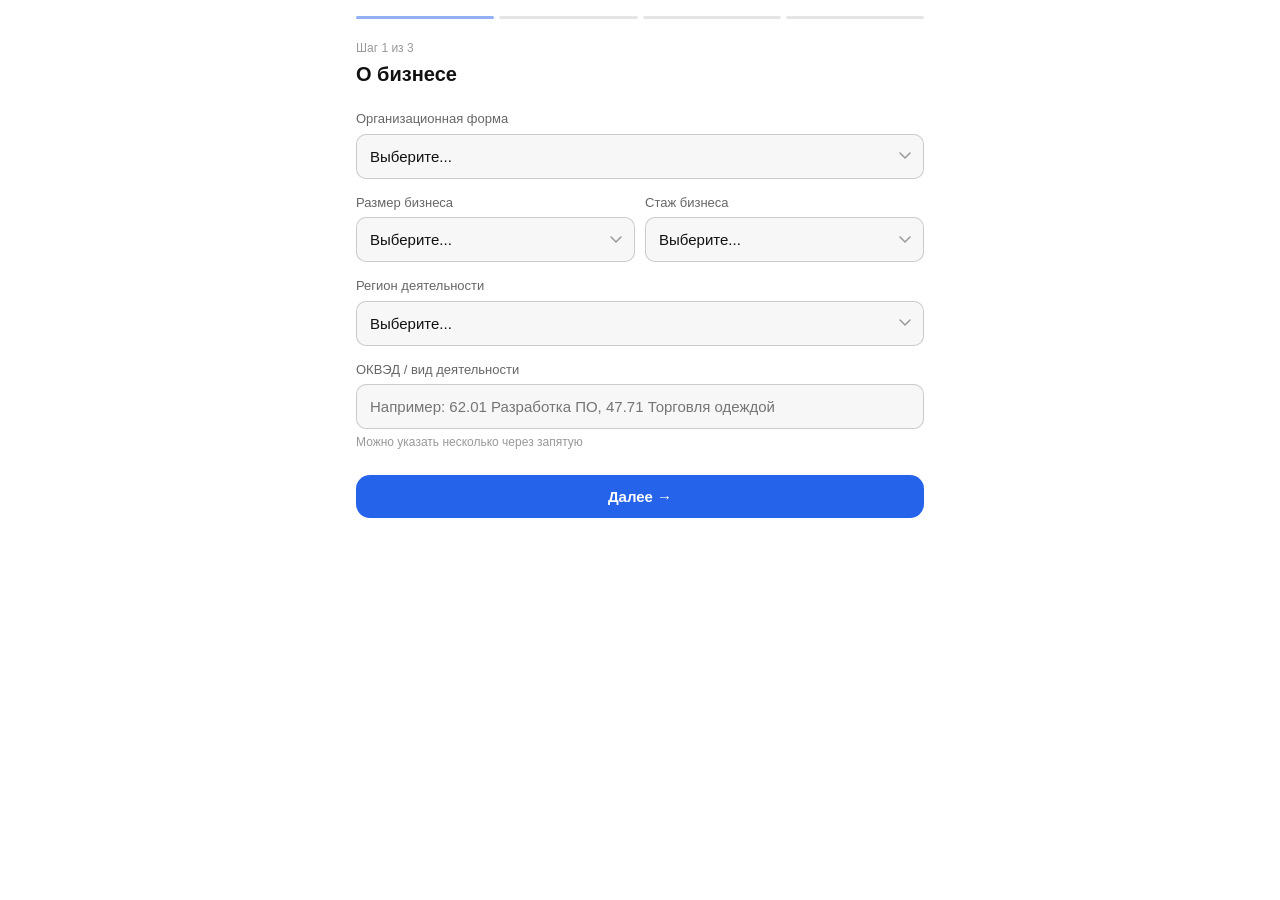
<file: index.html>
<!DOCTYPE html>
<html lang="ru">
<head>
<meta charset="UTF-8">
<meta name="viewport" content="width=device-width, initial-scale=1.0, maximum-scale=1.0, user-scalable=no">
<title>Подбор господдержки</title>
<script src="https://telegram.org/js/telegram-web-app.js"></script>
<style>
*, *::before, *::after { box-sizing: border-box; margin: 0; padding: 0; }

:root {
  --bg: #ffffff;
  --bg2: #f7f7f8;
  --bg3: #efefef;
  --text: #111111;
  --text2: #666666;
  --text3: #999999;
  --border: rgba(0,0,0,0.1);
  --border2: rgba(0,0,0,0.18);
  --blue: #2563eb;
  --blue-bg: #eff6ff;
  --blue-text: #1e40af;
  --green: #16a34a;
  --green-bg: #f0fdf4;
  --green-text: #14532d;
  --amber-bg: #fffbeb;
  --amber-text: #78350f;
  --red-bg: #fef2f2;
  --red-text: #7f1d1d;
  --radius: 10px;
  --radius-lg: 14px;
}

@media (prefers-color-scheme: dark) {
  :root {
    --bg: #1c1c1e;
    --bg2: #2c2c2e;
    --bg3: #3a3a3c;
    --text: #f2f2f7;
    --text2: #aeaeb2;
    --text3: #636366;
    --border: rgba(255,255,255,0.1);
    --border2: rgba(255,255,255,0.18);
    --blue-bg: #1e3a5f;
    --blue-text: #93c5fd;
    --green-bg: #14372a;
    --green-text: #86efac;
    --amber-bg: #3d2c00;
    --amber-text: #fcd34d;
    --red-bg: #3d1414;
    --red-text: #fca5a5;
  }
}

html, body {
  background: var(--tg-theme-bg-color, var(--bg));
  color: var(--tg-theme-text-color, var(--text));
  font-family: -apple-system, BlinkMacSystemFont, 'SF Pro Text', 'Segoe UI', sans-serif;
  font-size: 15px;
  line-height: 1.5;
  min-height: 100vh;
  -webkit-font-smoothing: antialiased;
}

.app { padding: 16px 16px 32px; max-width: 600px; margin: 0 auto; }

/* Progress */
.progress { display: flex; gap: 5px; margin-bottom: 20px; }
.prog-seg { height: 3px; flex: 1; border-radius: 2px; background: var(--border); transition: background 0.3s; }
.prog-seg.done { background: var(--tg-theme-button-color, var(--blue)); }
.prog-seg.active { background: var(--tg-theme-button-color, var(--blue)); opacity: 0.5; }

/* Step header */
.step-header { margin-bottom: 20px; }
.step-num { font-size: 12px; color: var(--text3); margin-bottom: 2px; }
.step-title { font-size: 20px; font-weight: 600; color: var(--tg-theme-text-color, var(--text)); }

/* Steps */
.step { display: none; }
.step.active { display: block; }

/* Form elements */
.field { margin-bottom: 14px; }
.field-label { font-size: 13px; color: var(--text2); margin-bottom: 5px; font-weight: 500; }
.field-row { display: grid; grid-template-columns: 1fr 1fr; gap: 10px; }

select, input[type=text], textarea {
  width: 100%;
  padding: 11px 13px;
  font-size: 15px;
  border: 1px solid var(--border2);
  border-radius: var(--radius);
  background: var(--bg2);
  color: var(--tg-theme-text-color, var(--text));
  -webkit-appearance: none;
  appearance: none;
  font-family: inherit;
  line-height: 1.4;
}

select {
  background-image: url("data:image/svg+xml,%3Csvg xmlns='http://www.w3.org/2000/svg' width='12' height='8' viewBox='0 0 12 8'%3E%3Cpath d='M1 1l5 5 5-5' stroke='%23999' stroke-width='1.5' fill='none' stroke-linecap='round'/%3E%3C/svg%3E");
  background-repeat: no-repeat;
  background-position: right 12px center;
  padding-right: 34px;
}

textarea { resize: none; min-height: 80px; }

select:focus, input:focus, textarea:focus {
  outline: none;
  border-color: var(--tg-theme-button-color, var(--blue));
}

/* Tags */
.tags { display: flex; flex-wrap: wrap; gap: 7px; }
.tag {
  padding: 7px 13px;
  border-radius: 20px;
  font-size: 13px;
  font-weight: 500;
  cursor: pointer;
  border: 1px solid var(--border2);
  background: var(--bg2);
  color: var(--text2);
  transition: all 0.15s;
  user-select: none;
  -webkit-user-select: none;
  -webkit-tap-highlight-color: transparent;
}
.tag.sel {
  background: var(--blue-bg);
  border-color: var(--tg-theme-button-color, var(--blue));
  color: var(--blue-text);
}

/* Buttons */
.btn-row { display: flex; gap: 10px; margin-top: 24px; }
.btn-primary {
  flex: 1;
  padding: 13px 20px;
  font-size: 15px;
  font-weight: 600;
  background: var(--tg-theme-button-color, var(--blue));
  color: var(--tg-theme-button-text-color, #fff);
  border: none;
  border-radius: var(--radius-lg);
  cursor: pointer;
  font-family: inherit;
  -webkit-tap-highlight-color: transparent;
}
.btn-primary:active { opacity: 0.85; transform: scale(0.98); }
.btn-secondary {
  padding: 13px 18px;
  font-size: 15px;
  font-weight: 500;
  background: var(--bg2);
  color: var(--text2);
  border: 1px solid var(--border2);
  border-radius: var(--radius-lg);
  cursor: pointer;
  font-family: inherit;
  -webkit-tap-highlight-color: transparent;
}
.btn-secondary:active { opacity: 0.7; }

/* Loading */
.loading {
  text-align: center;
  padding: 40px 20px;
}
.spinner {
  width: 36px; height: 36px;
  border: 3px solid var(--border);
  border-top-color: var(--tg-theme-button-color, var(--blue));
  border-radius: 50%;
  animation: spin 0.75s linear infinite;
  margin: 0 auto 16px;
}
@keyframes spin { to { transform: rotate(360deg); } }
.loading-msg { color: var(--text2); font-size: 14px; line-height: 1.6; }
.loading-step { font-size: 13px; color: var(--text3); margin-top: 6px; }

/* Results */
.results-header {
  background: var(--bg2);
  border-radius: var(--radius-lg);
  padding: 13px 15px;
  margin-bottom: 16px;
  font-size: 13px;
  color: var(--text2);
  line-height: 1.7;
}
.results-header strong { color: var(--tg-theme-text-color, var(--text)); }

.card {
  background: var(--bg);
  border: 1px solid var(--border);
  border-radius: var(--radius-lg);
  padding: 14px 15px;
  margin-bottom: 10px;
}
.card.top { border-left: 3px solid var(--tg-theme-button-color, var(--blue)); }

.card-top-row { display: flex; align-items: flex-start; justify-content: space-between; gap: 10px; margin-bottom: 6px; }
.card-name { font-size: 14px; font-weight: 600; color: var(--tg-theme-text-color, var(--text)); flex: 1; line-height: 1.4; }
.card-score { font-size: 20px; font-weight: 700; flex-shrink: 0; }
.score-high { color: var(--green); }
.score-mid { color: var(--tg-theme-button-color, var(--blue)); }
.score-low { color: var(--text3); }

.card-org { font-size: 12px; color: var(--text3); margin-bottom: 8px; }

.bar-wrap { height: 3px; background: var(--border); border-radius: 2px; margin-bottom: 10px; }
.bar-fill { height: 3px; border-radius: 2px; }

.badges { display: flex; flex-wrap: wrap; gap: 5px; margin-bottom: 10px; }
.badge {
  display: inline-block;
  padding: 3px 9px;
  border-radius: 10px;
  font-size: 11px;
  font-weight: 600;
}
.badge-blue { background: var(--blue-bg); color: var(--blue-text); }
.badge-green { background: var(--green-bg); color: var(--green-text); }
.badge-amber { background: var(--amber-bg); color: var(--amber-text); }
.badge-gray { background: var(--bg3); color: var(--text2); }

.reqs { margin-bottom: 8px; }
.req-item { font-size: 13px; color: var(--text2); padding: 2px 0; display: flex; gap: 6px; }
.req-item::before { content: '·'; color: var(--text3); flex-shrink: 0; }

.gap-block {
  background: var(--amber-bg);
  border-radius: var(--radius);
  padding: 8px 11px;
  margin-top: 8px;
  font-size: 12px;
  color: var(--amber-text);
  line-height: 1.5;
}

.non-obvious-badge {
  display: inline-block;
  padding: 2px 7px;
  border-radius: 8px;
  font-size: 10px;
  font-weight: 600;
  background: var(--amber-bg);
  color: var(--amber-text);
  margin-left: 5px;
  vertical-align: middle;
}

.card-actions { display: flex; gap: 8px; margin-top: 10px; flex-wrap: wrap; }
.card-btn {
  padding: 7px 13px;
  font-size: 12px;
  font-weight: 500;
  border: 1px solid var(--border2);
  border-radius: var(--radius);
  background: var(--bg2);
  color: var(--text2);
  cursor: pointer;
  text-decoration: none;
  display: inline-flex;
  align-items: center;
  gap: 4px;
  font-family: inherit;
  -webkit-tap-highlight-color: transparent;
}
.card-btn:active { opacity: 0.7; }

.notice {
  background: var(--bg2);
  border-radius: var(--radius);
  padding: 11px 13px;
  font-size: 12px;
  color: var(--text3);
  line-height: 1.6;
  margin: 14px 0;
}
.notice a { color: var(--tg-theme-button-color, var(--blue)); }

.error-block {
  background: var(--red-bg);
  border-radius: var(--radius);
  padding: 12px 14px;
  color: var(--red-text);
  font-size: 13px;
  line-height: 1.5;
  margin-bottom: 16px;
}
</style>
</head>
<body>
<div class="app">

<!-- Progress bar -->
<div class="progress">
  <div class="prog-seg active" id="ps1"></div>
  <div class="prog-seg" id="ps2"></div>
  <div class="prog-seg" id="ps3"></div>
  <div class="prog-seg" id="ps4"></div>
</div>

<!-- Step 1: Основное -->
<div class="step active" id="step1">
  <div class="step-header">
    <div class="step-num">Шаг 1 из 3</div>
    <div class="step-title">О бизнесе</div>
  </div>

  <div class="field">
    <div class="field-label">Организационная форма</div>
    <select id="org_form">
      <option value="">Выберите...</option>
      <option value="ИП">ИП (индивидуальный предприниматель)</option>
      <option value="ООО">ООО / АО</option>
      <option value="НКО">НКО / Фонд / АНО</option>
      <option value="Самозанятый">Самозанятый (НПД)</option>
      <option value="СОНКО">Социально ориентированная НКО</option>
    </select>
  </div>

  <div class="field">
    <div class="field-row">
      <div>
        <div class="field-label">Размер бизнеса</div>
        <select id="biz_size">
          <option value="">Выберите...</option>
          <option value="микро">Микро (до 15 чел.)</option>
          <option value="малый">Малый (до 100 чел.)</option>
          <option value="средний">Средний (до 250 чел.)</option>
          <option value="крупный">Крупный</option>
        </select>
      </div>
      <div>
        <div class="field-label">Стаж бизнеса</div>
        <select id="biz_age">
          <option value="">Выберите...</option>
          <option value="до 1 года">До 1 года</option>
          <option value="1-2 года">1–2 года</option>
          <option value="3+ лет">3 года и более</option>
        </select>
      </div>
    </div>
  </div>

  <div class="field">
    <div class="field-label">Регион деятельности</div>
    <select id="region">
      <option value="">Выберите...</option>
      <option value="Москва">Москва</option>
      <option value="Санкт-Петербург">Санкт-Петербург</option>
      <option value="Московская область">Московская область</option>
      <option value="Красноярский край">Красноярский край</option>
      <option value="Республика Хакасия">Республика Хакасия</option>
      <option value="Республика Татарстан">Республика Татарстан</option>
      <option value="Свердловская область">Свердловская область</option>
      <option value="Краснодарский край">Краснодарский край</option>
      <option value="Новосибирская область">Новосибирская область</option>
      <option value="Ростовская область">Ростовская область</option>
      <option value="Другой регион">Другой регион</option>
    </select>
  </div>

  <div class="field">
    <div class="field-label">ОКВЭД / вид деятельности</div>
    <input type="text" id="okved" placeholder="Например: 62.01 Разработка ПО, 47.71 Торговля одеждой" />
    <div style="font-size:12px; color:var(--text3); margin-top:4px;">Можно указать несколько через запятую</div>
  </div>

  <div class="btn-row">
    <button class="btn-primary" onclick="goStep(2)">Далее →</button>
  </div>
</div>

<!-- Step 2: Цели -->
<div class="step" id="step2">
  <div class="step-header">
    <div class="step-num">Шаг 2 из 3</div>
    <div class="step-title">Цель поддержки</div>
  </div>

  <div class="field">
    <div class="field-label">Что нужно финансировать?</div>
    <div class="tags" id="goals">
      <span class="tag" data-v="оборудование и технологии">Оборудование</span>
      <span class="tag" data-v="найм сотрудников">Найм персонала</span>
      <span class="tag" data-v="экспорт">Экспорт</span>
      <span class="tag" data-v="НИОКР и инновации">НИОКР / инновации</span>
      <span class="tag" data-v="IT и цифровизация">IT и цифровизация</span>
      <span class="tag" data-v="производство">Производство</span>
      <span class="tag" data-v="сельское хозяйство">Сельское хозяйство</span>
      <span class="tag" data-v="туризм">Туризм</span>
      <span class="tag" data-v="культура и творчество">Культура / творчество</span>
      <span class="tag" data-v="социальное предпринимательство">Соц. предпринимательство</span>
      <span class="tag" data-v="обучение">Обучение</span>
      <span class="tag" data-v="экология">Экология</span>
      <span class="tag" data-v="оборотные средства">Оборотные средства</span>
      <span class="tag" data-v="строительство">Строительство</span>
    </div>
  </div>

  <div class="field" style="margin-top:18px;">
    <div class="field-label">Специальные статусы (если есть)</div>
    <div class="tags" id="statuses">
      <span class="tag" data-v="социальный предприниматель">Соц. предприниматель</span>
      <span class="tag" data-v="резидент технопарка или ОЭЗ">Резидент технопарка / ОЭЗ</span>
      <span class="tag" data-v="сельская местность">Сельская местность</span>
      <span class="tag" data-v="молодой предприниматель до 25 лет">Молодой предприниматель</span>
      <span class="tag" data-v="женщина-предприниматель">Женщина-предприниматель</span>
      <span class="tag" data-v="приоритетная отрасль по Минпромторг">Приоритетная отрасль</span>
      <span class="tag" data-v="участник рынков НТИ">Рынки НТИ</span>
    </div>
  </div>

  <div class="btn-row">
    <button class="btn-secondary" onclick="goStep(1)">←</button>
    <button class="btn-primary" onclick="goStep(3)">Далее →</button>
  </div>
</div>

<!-- Step 3: Финансы -->
<div class="step" id="step3">
  <div class="step-header">
    <div class="step-num">Шаг 3 из 3</div>
    <div class="step-title">Финансы</div>
  </div>

  <div class="field">
    <div class="field-row">
      <div>
        <div class="field-label">Годовая выручка</div>
        <select id="revenue">
          <option value="">Выберите...</option>
          <option value="до 5 млн ₽">До 5 млн ₽</option>
          <option value="5–30 млн ₽">5–30 млн ₽</option>
          <option value="30–120 млн ₽">30–120 млн ₽</option>
          <option value="120–800 млн ₽">120–800 млн ₽</option>
          <option value="свыше 800 млн ₽">Свыше 800 млн ₽</option>
        </select>
      </div>
      <div>
        <div class="field-label">Налоговая задолженность</div>
        <select id="debt">
          <option value="нет">Нет</option>
          <option value="есть">Есть</option>
        </select>
      </div>
    </div>
  </div>

  <div class="field">
    <div class="field-label">Дополнительно (необязательно)</div>
    <textarea id="extra" placeholder="Опишите проект, конкретную потребность или особые условия..."></textarea>
  </div>

  <div style="background:var(--blue-bg); border-radius:var(--radius); padding:11px 13px; font-size:13px; color:var(--blue-text); line-height:1.6; margin-bottom:4px;">
    Агент проверит <strong>promote.budget.gov.ru</strong>, программы МСП, ФРП, Сколково, РЭЦ, РФРИТ, ПФКИ и региональные фонды
  </div>

  <div class="btn-row">
    <button class="btn-secondary" onclick="goStep(2)">←</button>
    <button class="btn-primary" onclick="runAgent()">Найти программы →</button>
  </div>
</div>

<!-- Step 4: Results -->
<div class="step" id="step4">
  <div id="loading-block" class="loading">
    <div class="spinner"></div>
    <div class="loading-msg" id="loading-msg">Анализирую профиль...</div>
    <div class="loading-step" id="loading-step"></div>
  </div>

  <div id="results-block" style="display:none;">
    <div class="step-header">
      <div class="step-num">Результаты</div>
      <div class="step-title">Программы поддержки</div>
    </div>
    <div class="results-header" id="summary"></div>
    <div id="cards-list"></div>
    <div class="notice">
      ℹ️ Проверяйте актуальные сроки отборов на <a href="https://promote.budget.gov.ru" target="_blank">promote.budget.gov.ru</a>. Конкурсы открываются и закрываются волнами.
    </div>
    <div class="btn-row">
      <button class="btn-secondary" onclick="resetApp()">← Новый запрос</button>
      <button class="btn-primary" onclick="requestReport()">Полный отчёт →</button>
    </div>
  </div>

  <div id="error-block" style="display:none;">
    <div class="error-block" id="error-msg"></div>
    <div class="btn-row">
      <button class="btn-secondary" onclick="goStep(3)">← Назад</button>
    </div>
  </div>
</div>

</div>

<script>
// ============================================================
// НАСТРОЙКА: замени URL на свой Netlify прокси
// ============================================================
const PROXY_URL = 'https://gospoddershka.netlify.app/.netlify/functions/claude';
// ============================================================

const tg = window.Telegram?.WebApp;
if (tg) { tg.ready(); tg.expand(); }

let profile = {};

function goStep(n) {
  if (n === 2) {
    const f = document.getElementById('org_form').value;
    const r = document.getElementById('region').value;
    const o = document.getElementById('okved').value.trim();
    if (!f || !r || !o) { alert('Заполните: форма собственности, регион и ОКВЭД'); return; }
  }
  document.querySelectorAll('.step').forEach(s => s.classList.remove('active'));
  document.getElementById('step' + n).classList.add('active');
  ['ps1','ps2','ps3','ps4'].forEach((id, i) => {
    const el = document.getElementById(id);
    el.classList.remove('done','active');
    if (i + 1 < n) el.classList.add('done');
    else if (i + 1 === n) el.classList.add('active');
  });
  window.scrollTo(0, 0);
}

document.querySelectorAll('.tags').forEach(group => {
  group.querySelectorAll('.tag').forEach(tag => {
    tag.addEventListener('click', () => tag.classList.toggle('sel'));
  });
});

function getSelected(groupId) {
  return [...document.querySelectorAll('#' + groupId + ' .tag.sel')].map(t => t.dataset.v);
}

function collectProfile() {
  return {
    org_form: document.getElementById('org_form').value,
    biz_size: document.getElementById('biz_size').value,
    biz_age: document.getElementById('biz_age').value,
    region: document.getElementById('region').value,
    okved: document.getElementById('okved').value,
    goals: getSelected('goals'),
    statuses: getSelected('statuses'),
    revenue: document.getElementById('revenue').value,
    debt: document.getElementById('debt').value,
    extra: document.getElementById('extra').value
  };
}

const loadingSteps = [
  ['Анализирую профиль клиента...', ''],
  ['Проверяю promote.budget.gov.ru...', 'Федеральный портал Минфина'],
  ['Проверяю программы МСП...', 'мойбизнес.рф, Корпорация МСП'],
  ['Проверяю отраслевые фонды...', 'ФРП, Сколково, РЭЦ, РФРИТ, ПФКИ'],
  ['Проверяю региональные программы...', profile.region || ''],
  ['Оцениваю соответствие критериям...', 'Расчёт gap-анализа'],
  ['Формирую результаты...', '']
];
let loadingTimer;

function startLoading() {
  let i = 0;
  const msg = document.getElementById('loading-msg');
  const sub = document.getElementById('loading-step');
  msg.textContent = loadingSteps[0][0];
  sub.textContent = loadingSteps[0][1];
  loadingTimer = setInterval(() => {
    i = (i + 1) % loadingSteps.length;
    msg.textContent = loadingSteps[i][0];
    sub.textContent = loadingSteps[i][1];
  }, 2000);
}

function stopLoading() { clearInterval(loadingTimer); }

function showState(state) {
  document.getElementById('loading-block').style.display = state === 'loading' ? 'block' : 'none';
  document.getElementById('results-block').style.display = state === 'results' ? 'block' : 'none';
  document.getElementById('error-block').style.display = state === 'error' ? 'block' : 'none';
}

async function runAgent() {
  profile = collectProfile();
  goStep(4);
  showState('loading');
  startLoading();

  const systemPrompt = `Ты — эксперт по мерам государственной поддержки бизнеса в России. Специализация: гранты, субсидии, льготные займы, поручительства для МСП, НКО, ИП, коммерческих организаций.

По профилю клиента подбери ТОП-7 наиболее подходящих программ поддержки. Обязательно включи:
1. Программы с федерального портала promote.budget.gov.ru (Минфин / Электронный бюджет)
2. Программы МСП (мойбизнес.рф, Корпорация МСП, гарантийные фонды)
3. Отраслевые фонды: ФРП, Сколково, РЭЦ, РФРИТ, Фонд Бортника (РФТР), ПФКИ
4. Региональные программы для указанного субъекта РФ
5. Неочевидные программы, о которых заявители часто не знают

Для каждой программы верни JSON-объект:
- id: число
- name: точное название
- org: организатор
- type: "грант" | "субсидия" | "льготный заём" | "поручительство" | "нематериальная поддержка"
- match_score: 0-100 (целое)
- amount: размер поддержки (строка)
- deadline: сроки / периодичность
- key_requirements: массив 3-4 строки
- gaps: массив 0-2 строки (что может не соответствовать), или []
- url: прямая ссылка на программу (если неизвестна точно — https://promote.budget.gov.ru)
- non_obvious: true если малоизвестная

Сортировка по убыванию match_score.
Верни ТОЛЬКО валидный JSON массив [...]. Никаких пояснений, никакой markdown-обёртки.`;

  const userMsg = `Профиль клиента:
- Форма: ${profile.org_form}
- Размер: ${profile.biz_size || 'не указан'}
- Стаж: ${profile.biz_age || 'не указан'}
- Регион: ${profile.region}
- ОКВЭД / деятельность: ${profile.okved}
- Цели: ${profile.goals.join(', ') || 'не указаны'}
- Статусы: ${profile.statuses.join(', ') || 'нет'}
- Выручка: ${profile.revenue || 'не указана'}
- Налоговая задолженность: ${profile.debt}
- Доп. информация: ${profile.extra || 'нет'}`;

  try {
    const resp = await fetch(PROXY_URL, {
      method: 'POST',
      headers: { 'Content-Type': 'application/json' },
      body: JSON.stringify({
        model: 'claude-sonnet-4-20250514',
        max_tokens: 3000,
        system: systemPrompt,
        messages: [{ role: 'user', content: userMsg }]
      })
    });

    stopLoading();
    if (!resp.ok) throw new Error('Ошибка сервера: ' + resp.status);

    const data = await resp.json();
    let raw = data.content.map(c => c.text || '').join('');
    raw = raw.replace(/```json|```/g, '').trim();
    const programs = JSON.parse(raw);

    renderResults(programs);
  } catch (e) {
    stopLoading();
    showState('error');
    document.getElementById('error-msg').textContent = 'Не удалось получить результаты: ' + e.message + '. Попробуйте ещё раз.';
  }
}

function renderResults(programs) {
  showState('results');
  window.scrollTo(0, 0);

  const p = profile;
  document.getElementById('summary').innerHTML =
    `<strong>${p.org_form}</strong>${p.biz_size ? ', ' + p.biz_size : ''} · ${p.region}<br>
    ${p.okved}${p.goals.length ? '<br>' + p.goals.slice(0, 3).join(', ') : ''}<br>
    <strong>Найдено программ: ${programs.length}</strong> · Лучшее соответствие: <strong>${programs[0]?.match_score || '—'}%</strong>`;

  const list = document.getElementById('cards-list');
  list.innerHTML = '';

  programs.forEach((prog, i) => {
    const score = prog.match_score || 0;
    const scoreClass = score >= 70 ? 'score-high' : score >= 50 ? 'score-mid' : 'score-low';
    const barColor = score >= 70 ? '#16a34a' : score >= 50 ? '#2563eb' : '#9ca3af';

    const typeColor = {
      'грант': 'badge-green',
      'субсидия': 'badge-blue',
      'льготный заём': 'badge-amber',
      'поручительство': 'badge-gray',
      'нематериальная поддержка': 'badge-gray'
    }[prog.type?.toLowerCase()] || 'badge-gray';

    const reqs = (prog.key_requirements || [])
      .map(r => `<div class="req-item">${r}</div>`).join('');

    const gaps = (prog.gaps || []).length
      ? `<div class="gap-block">⚠️ ${prog.gaps.join('; ')}</div>` : '';

    const nonObv = prog.non_obvious
      ? `<span class="non-obvious-badge">неочевидная</span>` : '';

    list.innerHTML += `
<div class="card ${i === 0 ? 'top' : ''}">
  <div class="card-top-row">
    <div class="card-name">${i + 1}. ${prog.name}${nonObv}</div>
    <div class="card-score ${scoreClass}">${score}%</div>
  </div>
  <div class="card-org">${prog.org || ''}</div>
  <div class="bar-wrap"><div class="bar-fill" style="width:${score}%; background:${barColor};"></div></div>
  <div class="badges">
    <span class="badge ${typeColor}">${prog.type || ''}</span>
    ${prog.amount ? `<span class="badge badge-gray">${prog.amount}</span>` : ''}
    ${prog.deadline ? `<span class="badge badge-gray">📅 ${prog.deadline}</span>` : ''}
  </div>
  <div class="reqs">${reqs}</div>
  ${gaps}
  <div class="card-actions">
    <a href="${prog.url || 'https://promote.budget.gov.ru'}" target="_blank" class="card-btn">🔗 Открыть</a>
    <button class="card-btn" onclick="askDetail('${(prog.name || '').replace(/'/g, "\\'")}')">Документы и детали →</button>
  </div>
</div>`;
  });

  window.lastPrograms = programs;
}

function askDetail(name) {
  if (tg) {
    tg.sendData(JSON.stringify({ action: 'detail', program: name }));
  } else {
    window.open('https://promote.budget.gov.ru', '_blank');
  }
}

function requestReport() {
  const p = profile;
  const top = (window.lastPrograms || []).slice(0, 3).map(p => p.name).join(', ');
  if (tg) {
    tg.sendData(JSON.stringify({
      action: 'report',
      profile: p,
      top_programs: top
    }));
    tg.close();
  }
}

function resetApp() {
  document.getElementById('org_form').value = '';
  document.getElementById('biz_size').value = '';
  document.getElementById('biz_age').value = '';
  document.getElementById('region').value = '';
  document.getElementById('okved').value = '';
  document.getElementById('revenue').value = '';
  document.getElementById('debt').value = 'нет';
  document.getElementById('extra').value = '';
  document.querySelectorAll('.tag.sel').forEach(t => t.classList.remove('sel'));
  goStep(1);
}
</script>
</body>
</html>
</file>
